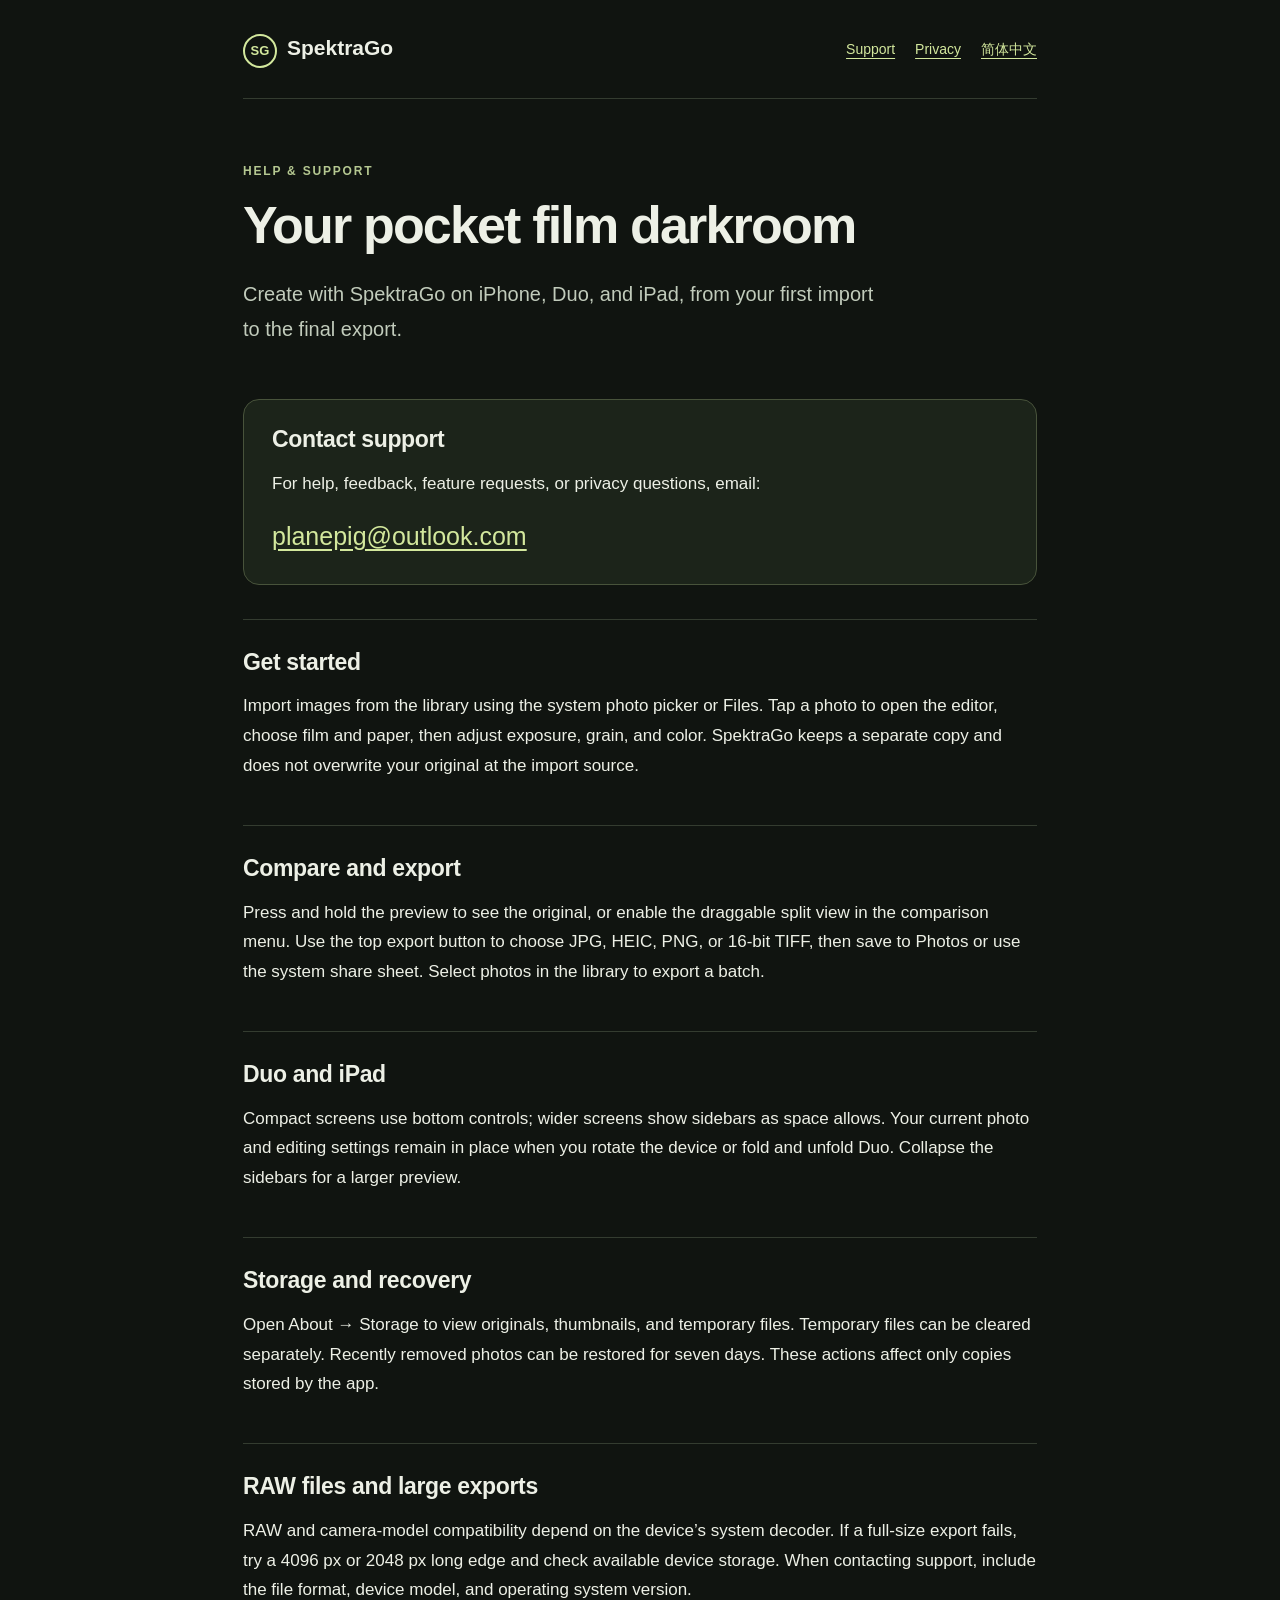
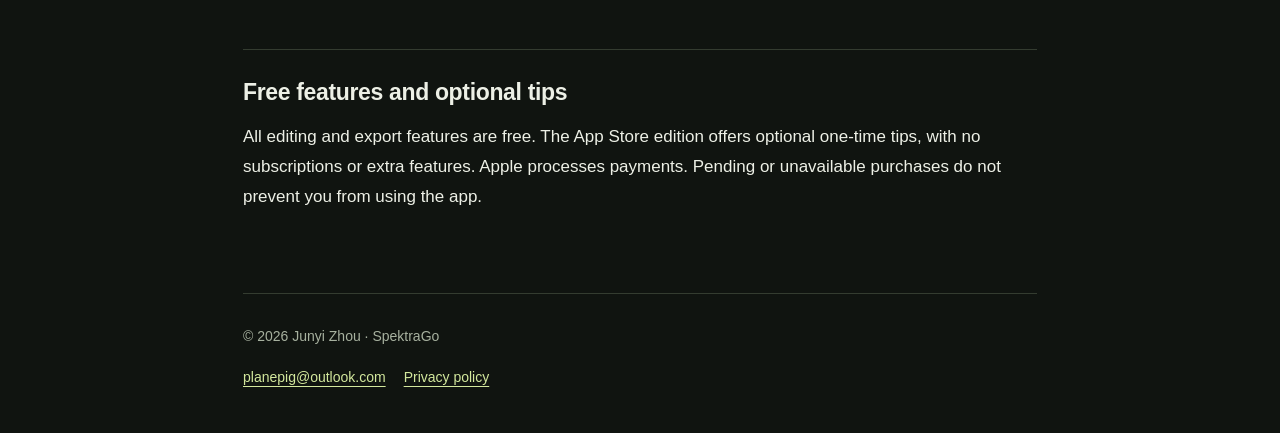
<file: index.html>
<!doctype html><html lang="en"><head><meta charset="utf-8"><meta name="viewport" content="width=device-width,initial-scale=1"><title>Help &amp; support · SpektraGo</title><meta name="description" content="Help, contact details, and privacy information for SpektraGo."><link rel="stylesheet" href="style.css"></head><body><div class="wrap"><header><a class="brand" href="index.html"><span aria-hidden="true">SG</span>SpektraGo</a><nav aria-label="Navigation"><a href="index.html">Support</a><a href="privacy.html">Privacy</a><a href="index.zh-Hans.html" lang="zh-Hans">简体中文</a></nav></header><main><div class="hero"><div class="eyebrow">Help & support</div><h1>Your pocket film darkroom</h1><p class="intro">Create with SpektraGo on iPhone, Duo, and iPad, from your first import to the final export.</p></div><section class="contact"><h2>Contact support</h2><p>For help, feedback, feature requests, or privacy questions, email:</p><a href="mailto:planepig@outlook.com">planepig@outlook.com</a></section><section class="section"><h2>Get started</h2><p>Import images from the library using the system photo picker or Files. Tap a photo to open the editor, choose film and paper, then adjust exposure, grain, and color. SpektraGo keeps a separate copy and does not overwrite your original at the import source.</p></section><section class="section"><h2>Compare and export</h2><p>Press and hold the preview to see the original, or enable the draggable split view in the comparison menu. Use the top export button to choose JPG, HEIC, PNG, or 16-bit TIFF, then save to Photos or use the system share sheet. Select photos in the library to export a batch.</p></section><section class="section"><h2>Duo and iPad</h2><p>Compact screens use bottom controls; wider screens show sidebars as space allows. Your current photo and editing settings remain in place when you rotate the device or fold and unfold Duo. Collapse the sidebars for a larger preview.</p></section><section class="section"><h2>Storage and recovery</h2><p>Open About → Storage to view originals, thumbnails, and temporary files. Temporary files can be cleared separately. Recently removed photos can be restored for seven days. These actions affect only copies stored by the app.</p></section><section class="section"><h2>RAW files and large exports</h2><p>RAW and camera-model compatibility depend on the device’s system decoder. If a full-size export fails, try a 4096 px or 2048 px long edge and check available device storage. When contacting support, include the file format, device model, and operating system version.</p></section><section class="section"><h2>Free features and optional tips</h2><p>All editing and export features are free. The App Store edition offers optional one-time tips, with no subscriptions or extra features. Apple processes payments. Pending or unavailable purchases do not prevent you from using the app.</p></section></main><footer><p>© 2026 Junyi Zhou · SpektraGo</p><a href="mailto:planepig@outlook.com">planepig@outlook.com</a><a href="privacy.html">Privacy policy</a></footer></div></body></html>
</file>
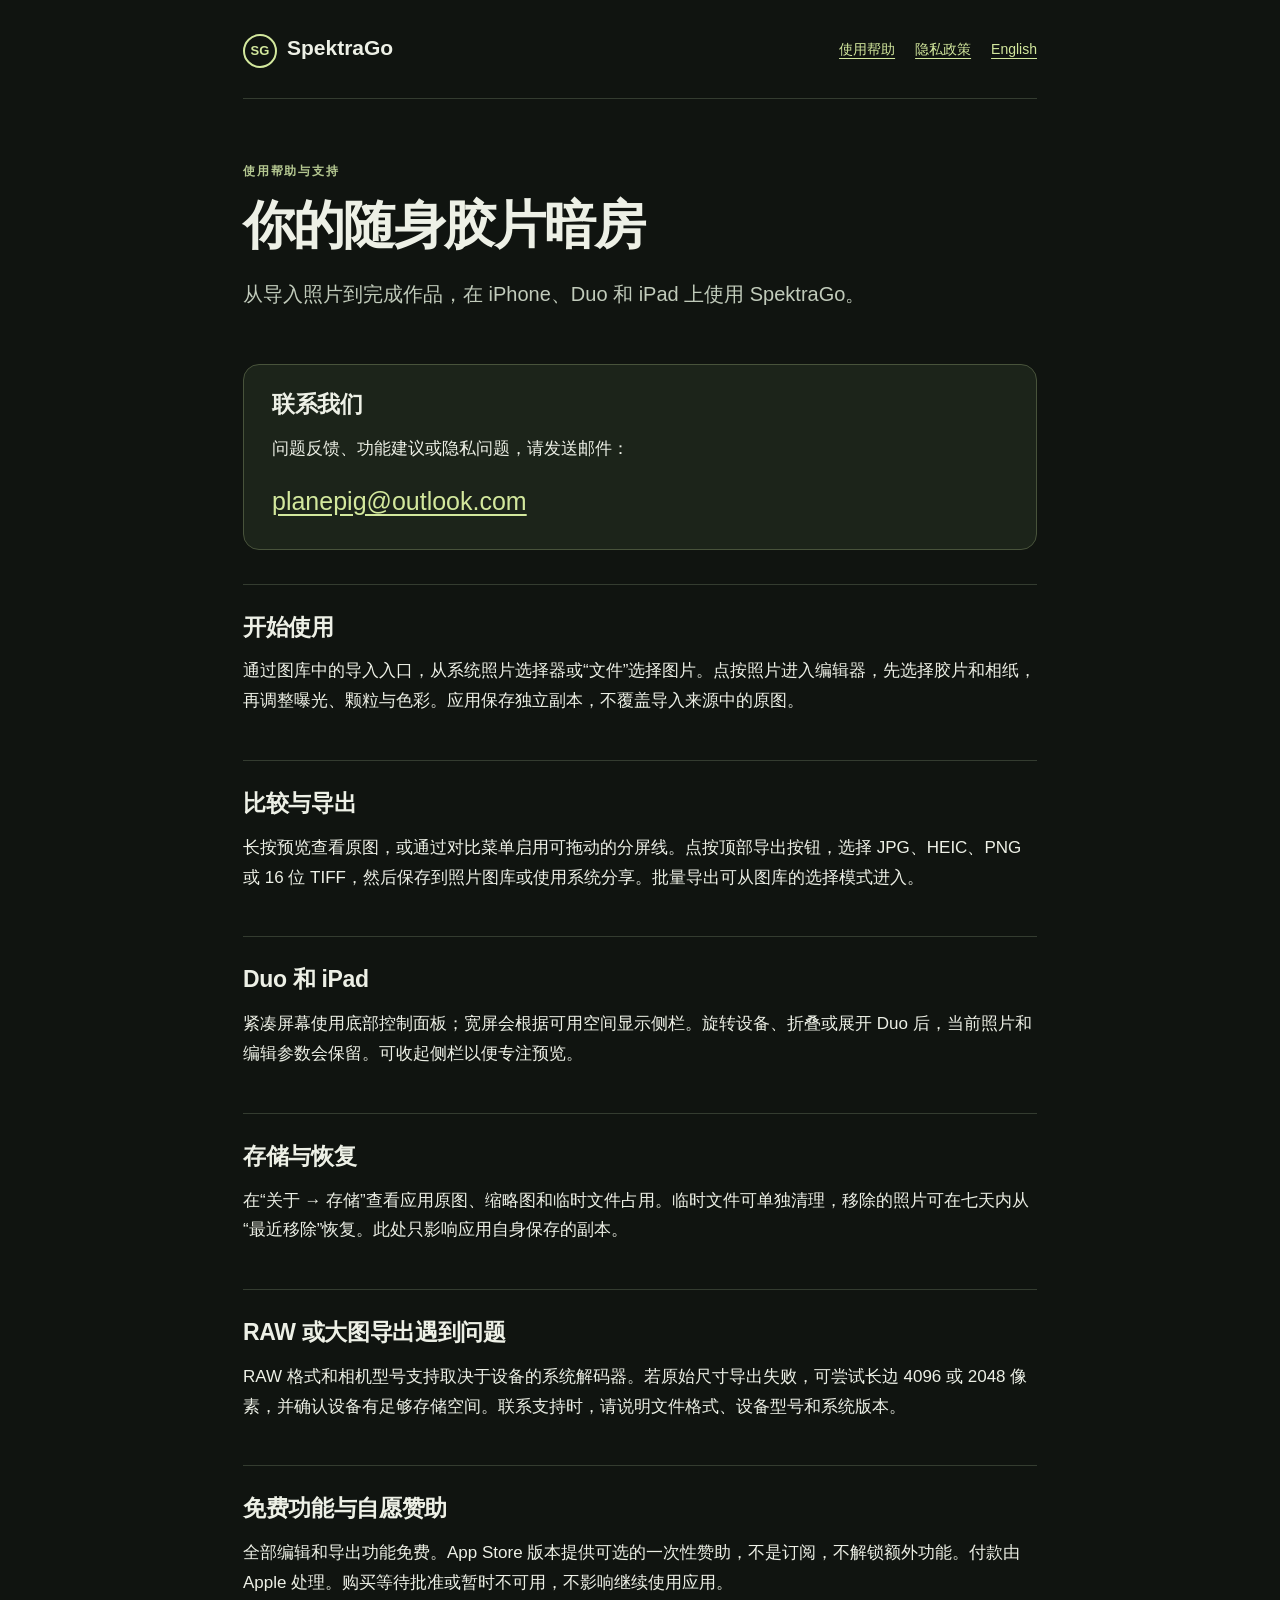
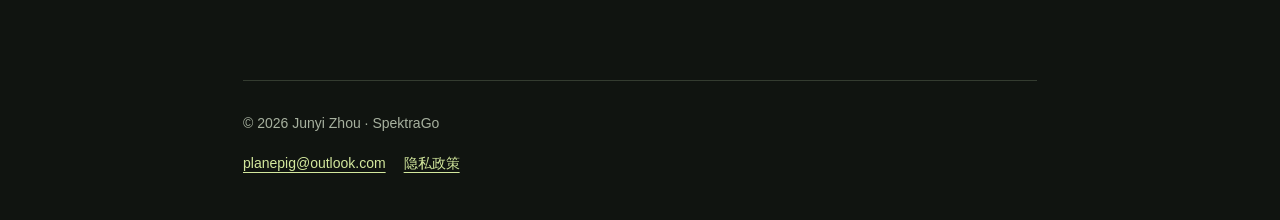
<file: index.zh-Hans.html>
<!doctype html><html lang="zh-Hans"><head><meta charset="utf-8"><meta name="viewport" content="width=device-width,initial-scale=1"><title>使用帮助与支持 · SpektraGo</title><meta name="description" content="SpektraGo 使用帮助、联系方式与隐私政策。"><link rel="stylesheet" href="style.css"></head><body><div class="wrap"><header><a class="brand" href="index.zh-Hans.html"><span aria-hidden="true">SG</span>SpektraGo</a><nav aria-label="导航"><a href="index.zh-Hans.html">使用帮助</a><a href="privacy.zh-Hans.html">隐私政策</a><a href="index.html" lang="en">English</a></nav></header><main><div class="hero"><div class="eyebrow">使用帮助与支持</div><h1>你的随身胶片暗房</h1><p class="intro">从导入照片到完成作品，在 iPhone、Duo 和 iPad 上使用 SpektraGo。</p></div><section class="contact"><h2>联系我们</h2><p>问题反馈、功能建议或隐私问题，请发送邮件：</p><a href="mailto:planepig@outlook.com">planepig@outlook.com</a></section><section class="section"><h2>开始使用</h2><p>通过图库中的导入入口，从系统照片选择器或“文件”选择图片。点按照片进入编辑器，先选择胶片和相纸，再调整曝光、颗粒与色彩。应用保存独立副本，不覆盖导入来源中的原图。</p></section><section class="section"><h2>比较与导出</h2><p>长按预览查看原图，或通过对比菜单启用可拖动的分屏线。点按顶部导出按钮，选择 JPG、HEIC、PNG 或 16 位 TIFF，然后保存到照片图库或使用系统分享。批量导出可从图库的选择模式进入。</p></section><section class="section"><h2>Duo 和 iPad</h2><p>紧凑屏幕使用底部控制面板；宽屏会根据可用空间显示侧栏。旋转设备、折叠或展开 Duo 后，当前照片和编辑参数会保留。可收起侧栏以便专注预览。</p></section><section class="section"><h2>存储与恢复</h2><p>在“关于 → 存储”查看应用原图、缩略图和临时文件占用。临时文件可单独清理，移除的照片可在七天内从“最近移除”恢复。此处只影响应用自身保存的副本。</p></section><section class="section"><h2>RAW 或大图导出遇到问题</h2><p>RAW 格式和相机型号支持取决于设备的系统解码器。若原始尺寸导出失败，可尝试长边 4096 或 2048 像素，并确认设备有足够存储空间。联系支持时，请说明文件格式、设备型号和系统版本。</p></section><section class="section"><h2>免费功能与自愿赞助</h2><p>全部编辑和导出功能免费。App Store 版本提供可选的一次性赞助，不是订阅，不解锁额外功能。付款由 Apple 处理。购买等待批准或暂时不可用，不影响继续使用应用。</p></section></main><footer><p>© 2026 Junyi Zhou · SpektraGo</p><a href="mailto:planepig@outlook.com">planepig@outlook.com</a><a href="privacy.zh-Hans.html">隐私政策</a></footer></div></body></html>
</file>
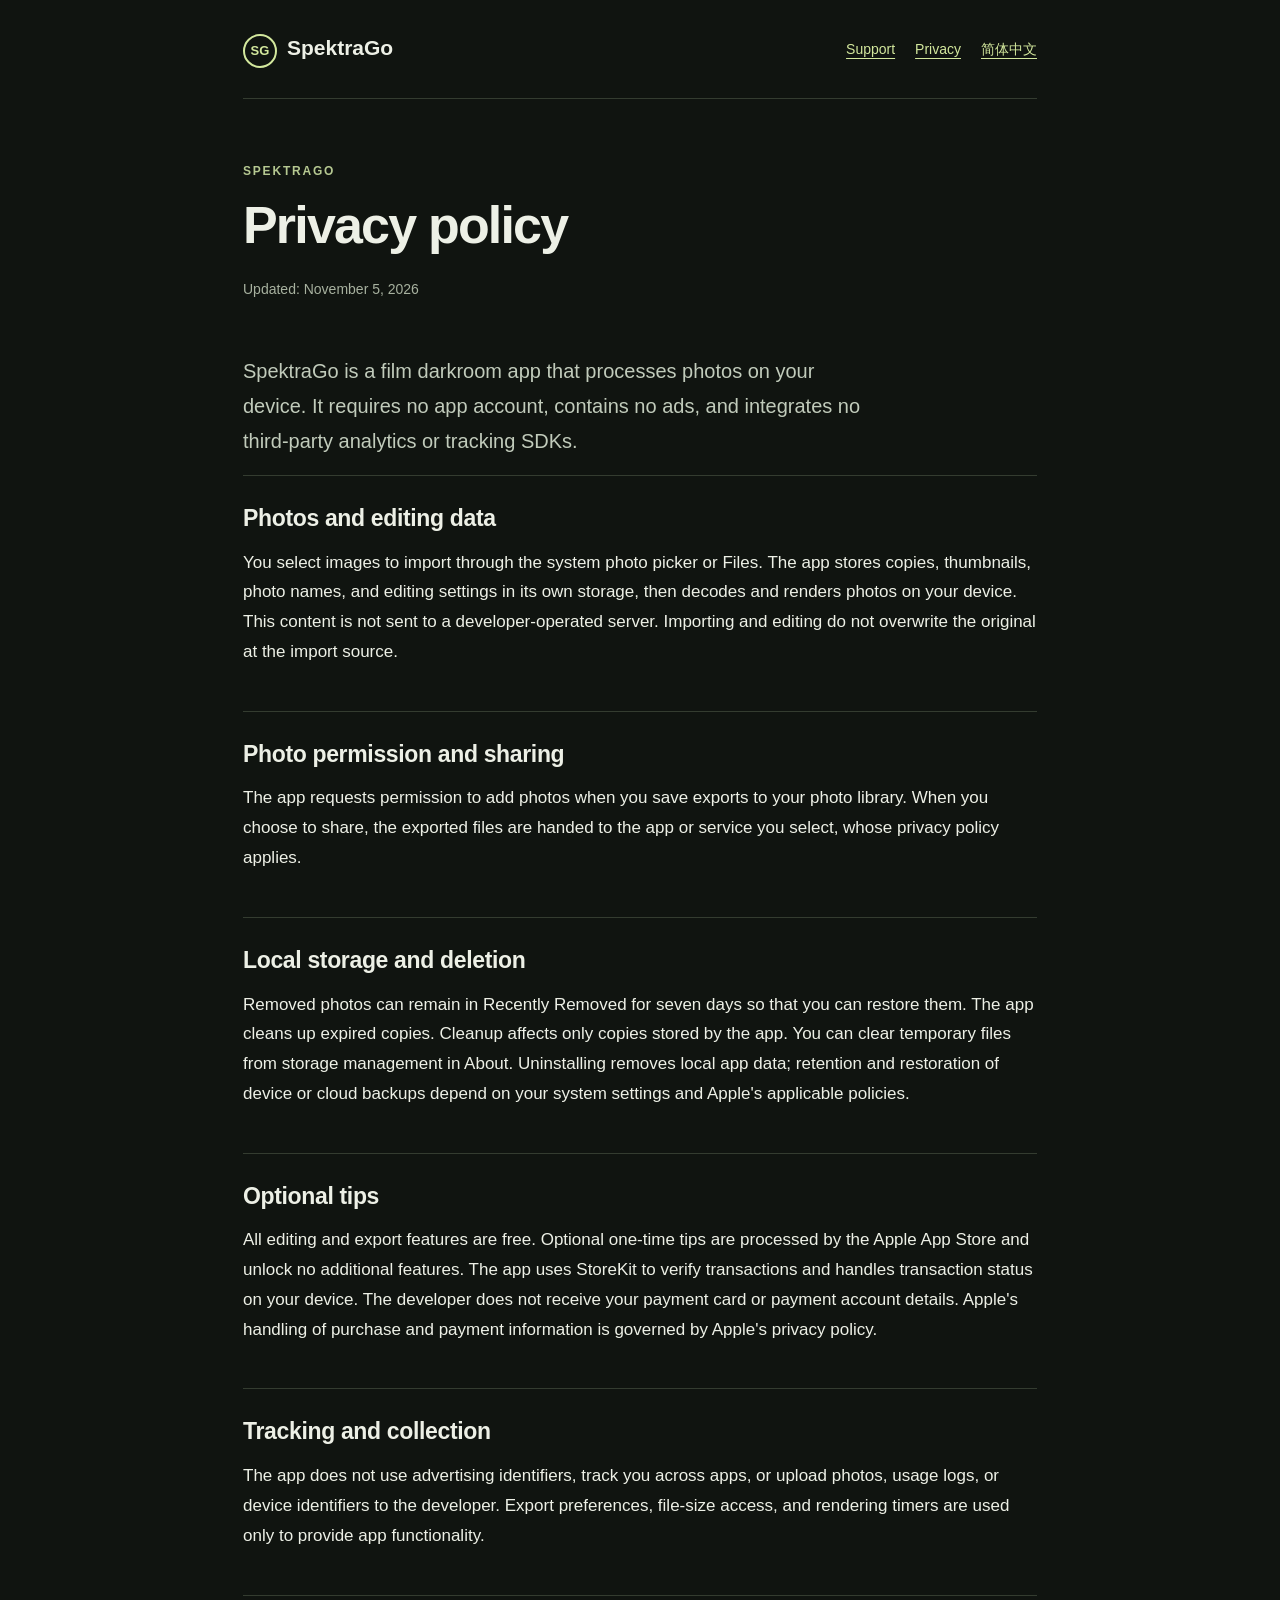
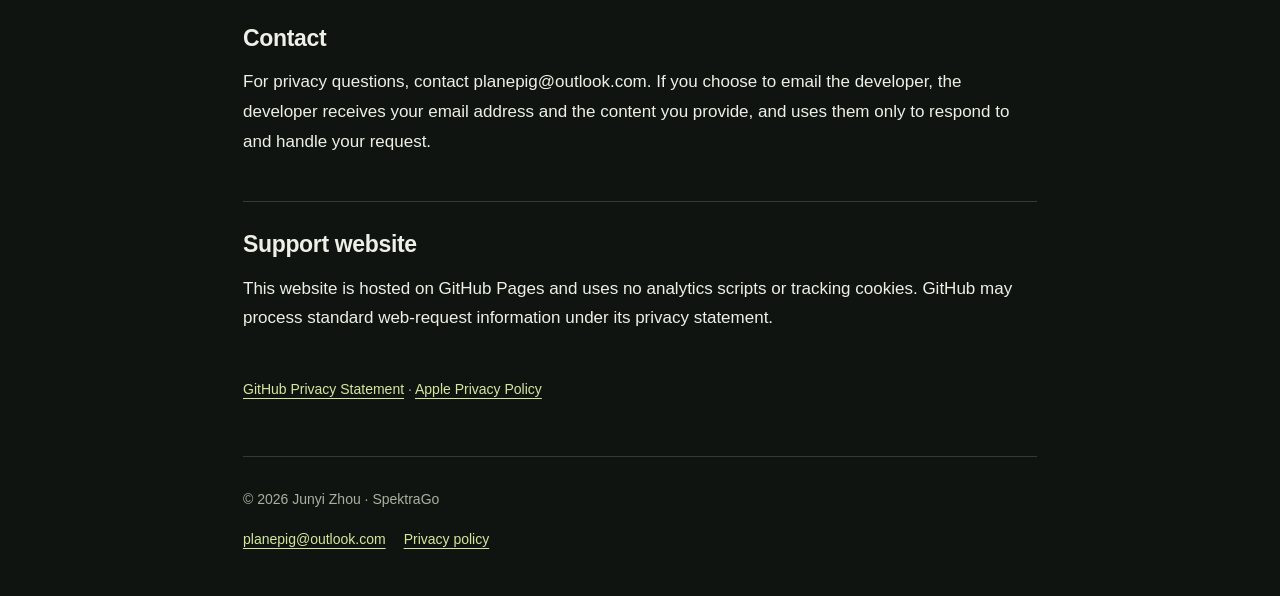
<file: privacy.html>
<!doctype html><html lang="en"><head><meta charset="utf-8"><meta name="viewport" content="width=device-width,initial-scale=1"><title>Privacy policy · SpektraGo</title><meta name="description" content="Help, contact details, and privacy information for SpektraGo."><link rel="stylesheet" href="style.css"></head><body><div class="wrap"><header><a class="brand" href="index.html"><span aria-hidden="true">SG</span>SpektraGo</a><nav aria-label="Navigation"><a href="index.html">Support</a><a href="privacy.html">Privacy</a><a href="privacy.zh-Hans.html" lang="zh-Hans">简体中文</a></nav></header><main><div class="hero"><div class="eyebrow">SpektraGo</div><h1>Privacy policy</h1><p class="meta">Updated: November 5, 2026</p></div><p class="intro">SpektraGo is a film darkroom app that processes photos on your device. It requires no app account, contains no ads, and integrates no third-party analytics or tracking SDKs.</p><section class="section"><h2>Photos and editing data</h2><p>You select images to import through the system photo picker or Files. The app stores copies, thumbnails, photo names, and editing settings in its own storage, then decodes and renders photos on your device. This content is not sent to a developer-operated server. Importing and editing do not overwrite the original at the import source.</p></section><section class="section"><h2>Photo permission and sharing</h2><p>The app requests permission to add photos when you save exports to your photo library. When you choose to share, the exported files are handed to the app or service you select, whose privacy policy applies.</p></section><section class="section"><h2>Local storage and deletion</h2><p>Removed photos can remain in Recently Removed for seven days so that you can restore them. The app cleans up expired copies. Cleanup affects only copies stored by the app. You can clear temporary files from storage management in About. Uninstalling removes local app data; retention and restoration of device or cloud backups depend on your system settings and Apple&#x27;s applicable policies.</p></section><section class="section"><h2>Optional tips</h2><p>All editing and export features are free. Optional one-time tips are processed by the Apple App Store and unlock no additional features. The app uses StoreKit to verify transactions and handles transaction status on your device. The developer does not receive your payment card or payment account details. Apple&#x27;s handling of purchase and payment information is governed by Apple&#x27;s privacy policy.</p></section><section class="section"><h2>Tracking and collection</h2><p>The app does not use advertising identifiers, track you across apps, or upload photos, usage logs, or device identifiers to the developer. Export preferences, file-size access, and rendering timers are used only to provide app functionality.</p></section><section class="section"><h2>Contact</h2><p>For privacy questions, contact planepig@outlook.com. If you choose to email the developer, the developer receives your email address and the content you provide, and uses them only to respond to and handle your request.</p></section><section class="section"><h2>Support website</h2><p>This website is hosted on GitHub Pages and uses no analytics scripts or tracking cookies. GitHub may process standard web-request information under its privacy statement.</p></section><p class="meta"><a href="https://docs.github.com/en/site-policy/privacy-policies/github-general-privacy-statement">GitHub Privacy Statement</a> · <a href="https://www.apple.com/legal/privacy/">Apple Privacy Policy</a></p></main><footer><p>© 2026 Junyi Zhou · SpektraGo</p><a href="mailto:planepig@outlook.com">planepig@outlook.com</a><a href="privacy.html">Privacy policy</a></footer></div></body></html>
</file>
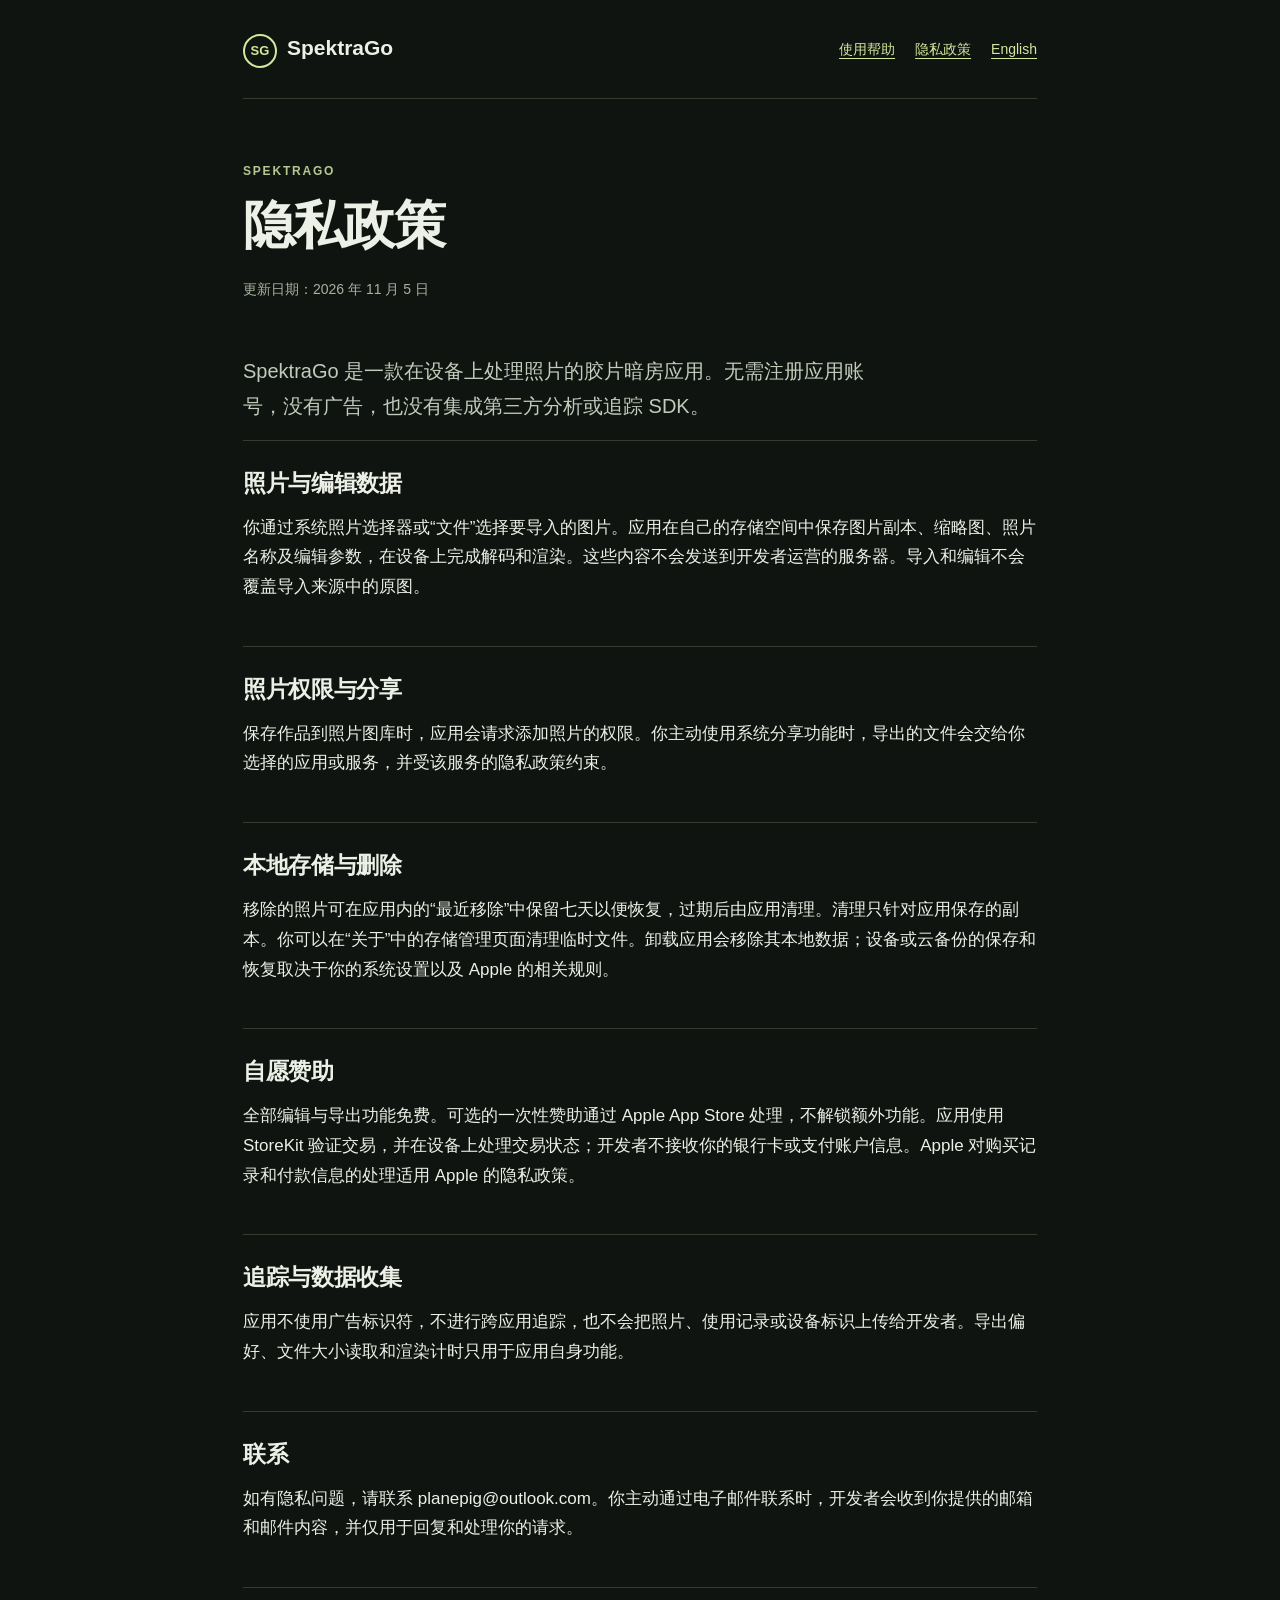
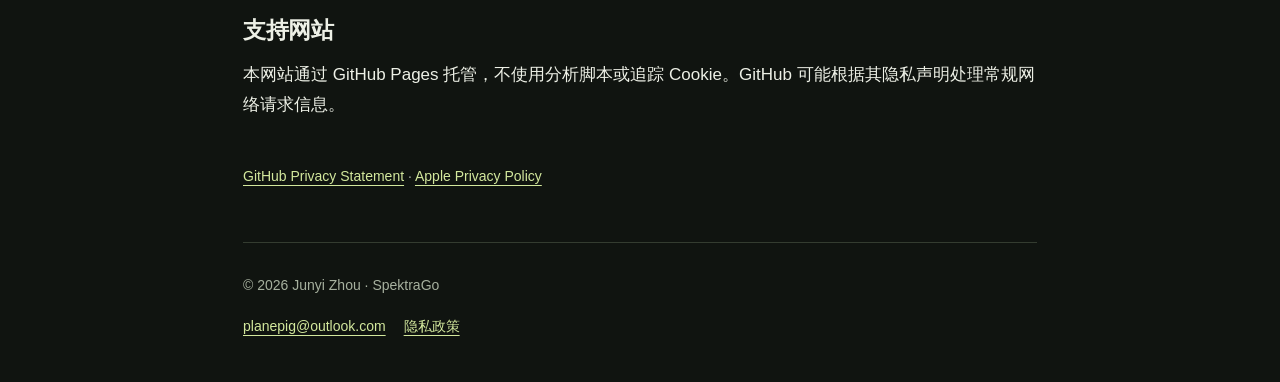
<file: privacy.zh-Hans.html>
<!doctype html><html lang="zh-Hans"><head><meta charset="utf-8"><meta name="viewport" content="width=device-width,initial-scale=1"><title>隐私政策 · SpektraGo</title><meta name="description" content="SpektraGo 使用帮助、联系方式与隐私政策。"><link rel="stylesheet" href="style.css"></head><body><div class="wrap"><header><a class="brand" href="index.zh-Hans.html"><span aria-hidden="true">SG</span>SpektraGo</a><nav aria-label="导航"><a href="index.zh-Hans.html">使用帮助</a><a href="privacy.zh-Hans.html">隐私政策</a><a href="privacy.html" lang="en">English</a></nav></header><main><div class="hero"><div class="eyebrow">SpektraGo</div><h1>隐私政策</h1><p class="meta">更新日期：2026 年 11 月 5 日</p></div><p class="intro">SpektraGo 是一款在设备上处理照片的胶片暗房应用。无需注册应用账号，没有广告，也没有集成第三方分析或追踪 SDK。</p><section class="section"><h2>照片与编辑数据</h2><p>你通过系统照片选择器或“文件”选择要导入的图片。应用在自己的存储空间中保存图片副本、缩略图、照片名称及编辑参数，在设备上完成解码和渲染。这些内容不会发送到开发者运营的服务器。导入和编辑不会覆盖导入来源中的原图。</p></section><section class="section"><h2>照片权限与分享</h2><p>保存作品到照片图库时，应用会请求添加照片的权限。你主动使用系统分享功能时，导出的文件会交给你选择的应用或服务，并受该服务的隐私政策约束。</p></section><section class="section"><h2>本地存储与删除</h2><p>移除的照片可在应用内的“最近移除”中保留七天以便恢复，过期后由应用清理。清理只针对应用保存的副本。你可以在“关于”中的存储管理页面清理临时文件。卸载应用会移除其本地数据；设备或云备份的保存和恢复取决于你的系统设置以及 Apple 的相关规则。</p></section><section class="section"><h2>自愿赞助</h2><p>全部编辑与导出功能免费。可选的一次性赞助通过 Apple App Store 处理，不解锁额外功能。应用使用 StoreKit 验证交易，并在设备上处理交易状态；开发者不接收你的银行卡或支付账户信息。Apple 对购买记录和付款信息的处理适用 Apple 的隐私政策。</p></section><section class="section"><h2>追踪与数据收集</h2><p>应用不使用广告标识符，不进行跨应用追踪，也不会把照片、使用记录或设备标识上传给开发者。导出偏好、文件大小读取和渲染计时只用于应用自身功能。</p></section><section class="section"><h2>联系</h2><p>如有隐私问题，请联系 planepig@outlook.com。你主动通过电子邮件联系时，开发者会收到你提供的邮箱和邮件内容，并仅用于回复和处理你的请求。</p></section><section class="section"><h2>支持网站</h2><p>本网站通过 GitHub Pages 托管，不使用分析脚本或追踪 Cookie。GitHub 可能根据其隐私声明处理常规网络请求信息。</p></section><p class="meta"><a href="https://docs.github.com/en/site-policy/privacy-policies/github-general-privacy-statement">GitHub Privacy Statement</a> · <a href="https://www.apple.com/legal/privacy/">Apple Privacy Policy</a></p></main><footer><p>© 2026 Junyi Zhou · SpektraGo</p><a href="mailto:planepig@outlook.com">planepig@outlook.com</a><a href="privacy.zh-Hans.html">隐私政策</a></footer></div></body></html>
</file>
<file: style.css>
*{box-sizing:border-box}html{color-scheme:dark}body{margin:0;background:#101410;color:#edf0e6;font:17px/1.75 -apple-system,BlinkMacSystemFont,"Segoe UI",sans-serif}a{color:#d3e89d;text-underline-offset:4px}a:hover{color:#fff}a:focus-visible{outline:2px solid #d3e89d;outline-offset:5px}.wrap{max-width:850px;margin:auto;padding:0 28px}header{display:flex;align-items:center;justify-content:space-between;gap:24px;padding:30px 0;border-bottom:1px solid #343c30}.brand{font-weight:700;font-size:21px;text-decoration:none;color:#edf0e6}.brand span{display:inline-grid;place-items:center;width:34px;height:34px;border:2px solid #d3e89d;border-radius:50%;margin-right:10px;color:#d3e89d;font-size:13px}nav{display:flex;gap:20px;flex-wrap:wrap;font-size:14px}.hero{padding:62px 0 36px}.eyebrow{text-transform:uppercase;letter-spacing:.15em;color:#b5c891;font-size:12px;font-weight:650}h1{font-size:clamp(32px,6vw,52px);letter-spacing:-.035em;line-height:1.13;margin:14px 0 22px}h2{font-size:23px;line-height:1.3;margin:0 0 14px;letter-spacing:-.015em}p{margin:0 0 16px}.intro{font-size:20px;color:#c1cbbb;max-width:640px}.section{padding:28px 0;border-top:1px solid #343c30}.contact{padding:25px 28px;background:#1c241a;border:1px solid #48533b;border-radius:16px;margin:0 0 34px}.contact a{font-size:clamp(18px,3.6vw,25px);overflow-wrap:anywhere}.meta,footer{color:#a7b19f;font-size:14px}.steps{padding-left:24px}li{margin:8px 0}footer{padding:30px 0 44px;border-top:1px solid #343c30;margin-top:28px}footer a{margin-right:18px}main{padding-bottom:10px}@media(max-width:560px){.wrap{padding:0 20px}header{align-items:flex-start;padding:22px 0}.hero{padding-top:40px}nav{gap:8px 16px;justify-content:flex-end;font-size:13px}.contact{padding:22px}h2{font-size:21px}}
</file>
